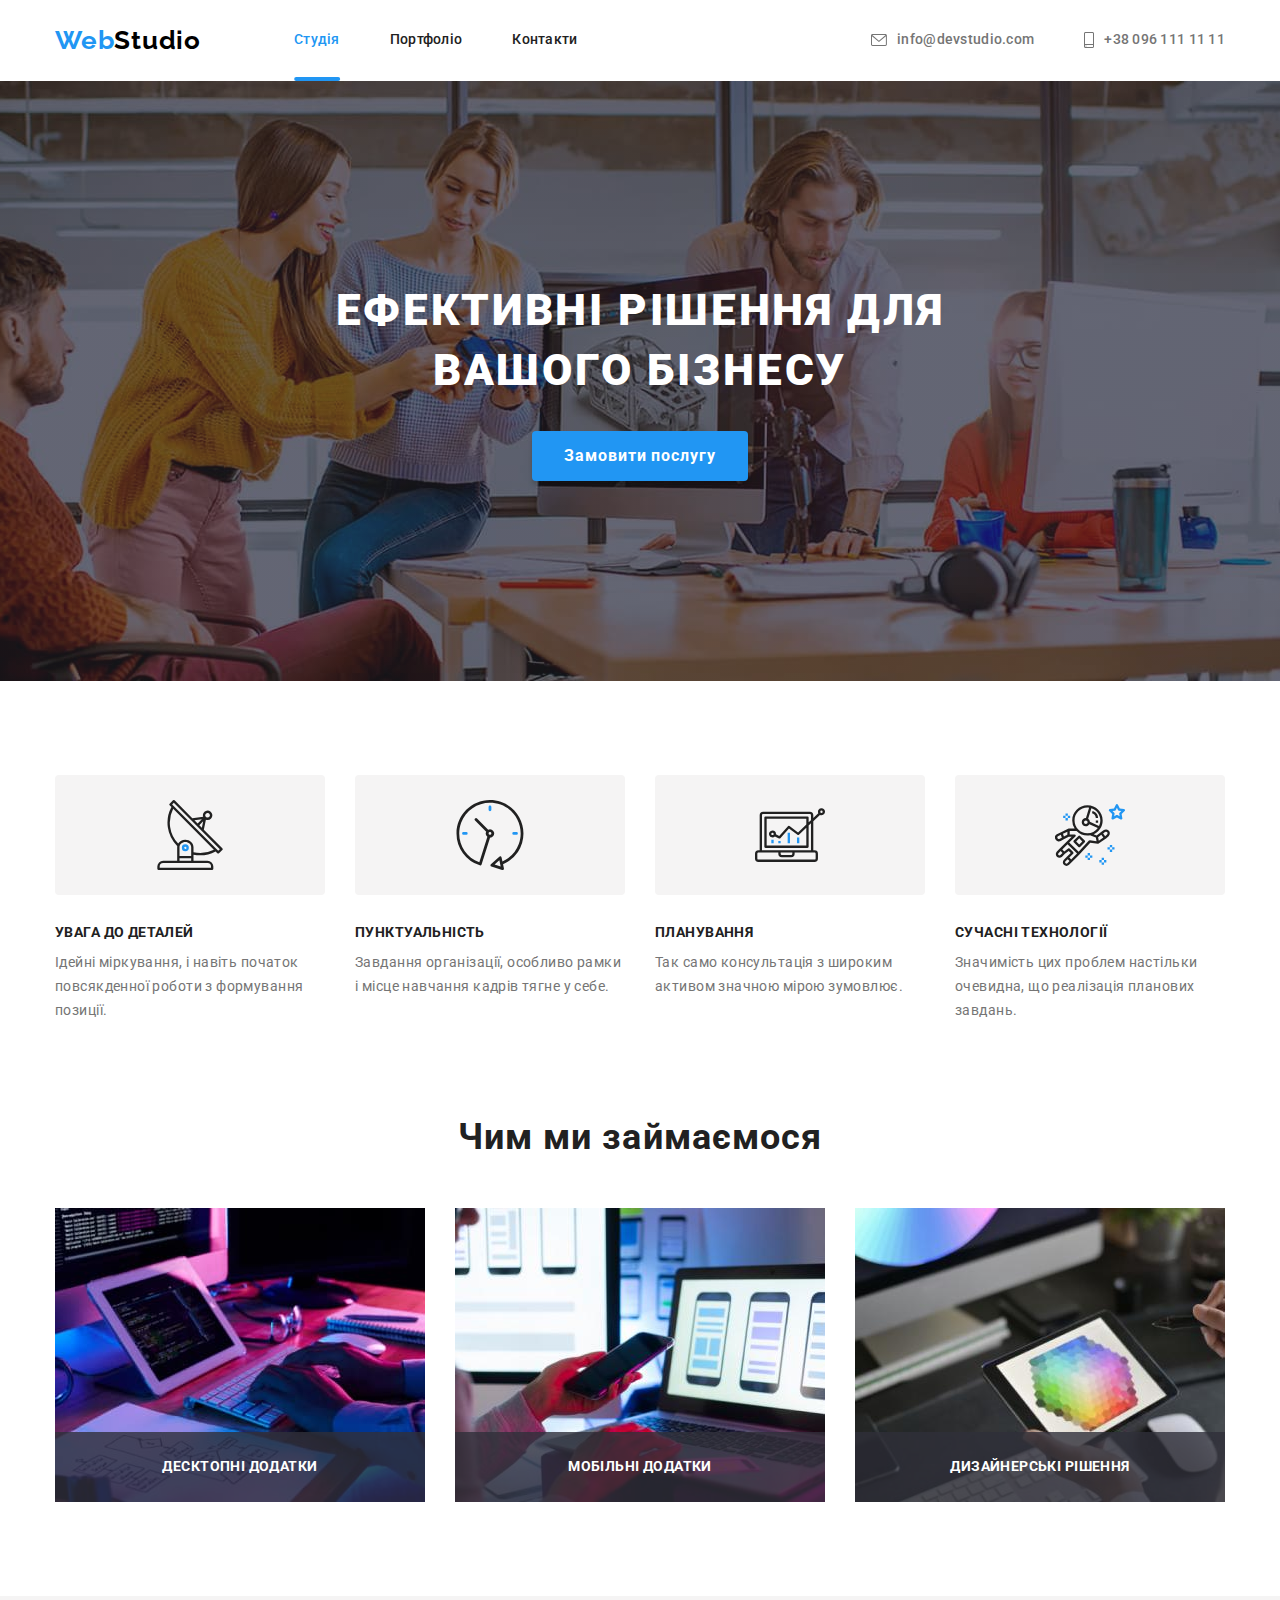
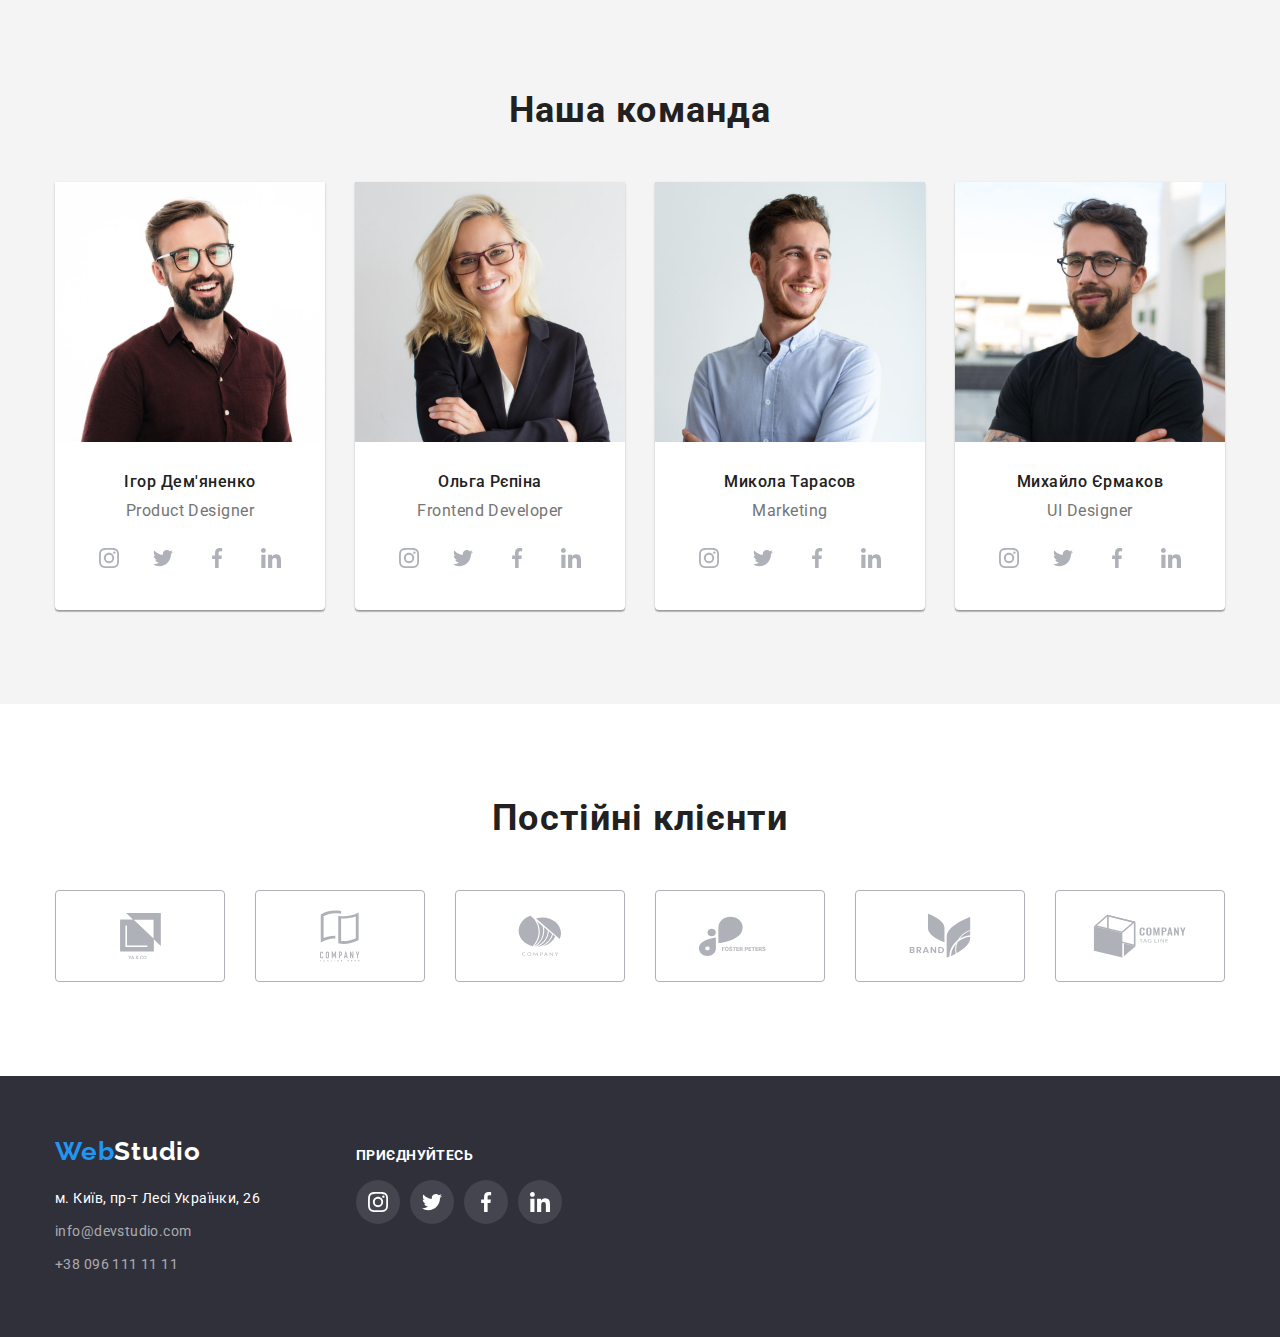
<file: index.html>
<!DOCTYPE html>
<html lang="uk">
  <head>
    <meta charset="UTF-8" />
    <meta http-equiv="X-UA-Compatible" content="IE=edge" />
    <meta name="viewport" content="width=device-width, initial-scale=1.0" />
    <title>Головна</title>
    <link
      rel="stylesheet"
      href="https://cdnjs.cloudflare.com/ajax/libs/modern-normalize/1.1.0/modern-normalize.min.css"
    />
    <link rel="stylesheet" href="./css/style.css" />
    <link rel="preconnect" href="https://fonts.googleapis.com" />
    <link rel="preconnect" href="https://fonts.gstatic.com" crossorigin />
    <link
      href="https://fonts.googleapis.com/css2?family=Raleway:wght@700&family=Roboto:wght@400;500;700;900&display=swap"
      rel="stylesheet"
    />
  </head>
  <body>
    <div class="backdrop is-hidden" data-modal>
      <div class="modal">
        <div class="close-btn" data-modal-close>
          <svg width="11" height="11" class="icon-close">
            <use href="images/sprite.svg#icon-close"></use>
          </svg>
        </div>
        <p>Моє перше модальне вікно!</p>
      </div>
    </div>
    <header class="header index">
      <div class="container">
        <div class="header-container">
          <a href="./index.html" class="logo">
            <span class="logo-first-part">Web</span
            ><span class="logo-second-part">Studio</span>
          </a>
          <nav class="header-nav">
            <ul class="header-links-list">
              <li class="header-links-list-item">
                <a href="./index.html" class="header-link active-link"
                  >Студія</a
                >
              </li>
              <li class="header-links-list-item">
                <a href="./portfolio.html" class="header-link">Портфоліо</a>
              </li>
              <li class="header-links-list-item">
                <a href="#" class="header-link">Контакти</a>
              </li>
            </ul>
          </nav>
          <ul class="header-contacts-list">
            <li class="header-contacts-list-item">
              <a href="mailto:info@devstudio.com">
                <svg width="16" height="12" class="header-contacts-list-icon">
                  <use href="images/sprite.svg#icon-envelope"></use>
                </svg>
                <span>info@devstudio.com</span>
              </a>
            </li>
            <li class="header-contacts-list-item">
              <a href="tel:+380961111111">
                <svg width="10" height="16" class="header-contacts-list-icon">
                  <use href="images/sprite.svg#icon-smartphone"></use>
                </svg>
                <span>+38 096 111 11 11</span>
              </a>
            </li>
          </ul>
        </div>
      </div>
    </header>

    <main>
      <section class="hero">
        <div class="hero-container">
          <h1>ЕФЕКТИВНІ РІШЕННЯ ДЛЯ ВАШОГО БІЗНЕСУ</h1>
          <button type="button" class="hero-btn" data-modal-open>
            Замовити послугу
          </button>
        </div>
      </section>

      <section class="features section">
        <div class="container">
          <ul class="features-list">
            <li class="features-list-item">
              <div class="features-icon-container">
                <svg width="70" height="70" class="features-list-icon">
                  <use href="images/sprite.svg#icon-antenna"></use>
                </svg>
              </div>
              <h3>УВАГА ДО ДЕТАЛЕЙ</h3>
              <p>
                Ідейні міркування, і навіть початок повсякденної роботи з
                формування позиції.
              </p>
            </li>
            <li class="features-list-item">
              <div class="features-icon-container">
                <svg width="70" height="70" class="features-list-icon">
                  <use href="images/sprite.svg#icon-clock"></use>
                </svg>
              </div>
              <h3>ПУНКТУАЛЬНІСТЬ</h3>
              <p>
                Завдання організації, особливо рамки і місце навчання кадрів
                тягне у себе.
              </p>
            </li>

            <li class="features-list-item">
              <div class="features-icon-container">
                <svg width="70" height="70" class="features-list-icon">
                  <use href="images/sprite.svg#icon-diagram"></use>
                </svg>
              </div>
              <h3>ПЛАНУВАННЯ</h3>
              <p>
                Так само консультація з широким активом значною мірою зумовлює.
              </p>
            </li>
            <li class="features-list-item">
              <div class="features-icon-container">
                <svg width="70" height="70" class="features-list-icon">
                  <use href="images/sprite.svg#icon-astronaut"></use>
                </svg>
              </div>
              <h3>СУЧАСНІ ТЕХНОЛОГІЇ</h3>
              <p>
                Значимість цих проблем настільки очевидна, що реалізація
                планових завдань.
              </p>
            </li>
          </ul>
        </div>
      </section>

      <section class="job section">
        <div class="container">
          <h2>Чим ми займаємося</h2>
          <ul class="job-list">
            <li class="job-list-item">
              <a href="#"
                ><img
                  src="./images/job1.jpg"
                  alt="Наші проекти"
                  width="370"
                  height="294"
                />
                <div class="job-list-item-label">
                  <h3>Десктопні додатки</h3>
                </div>
              </a>
            </li>
            <li class="job-list-item">
              <a href="#"
                ><img
                  src="./images/job2.jpg"
                  alt="Наші проекти"
                  width="370"
                  height="294"
                />
                <div class="job-list-item-label">
                  <h3>Мобільні додатки</h3>
                </div>
              </a>
            </li>
            <li class="job-list-item">
              <a href="#"
                ><img
                  src="./images/job3.jpg"
                  alt="Наші проекти"
                  width="370"
                  height="294"
                />
                <div class="job-list-item-label">
                  <h3>Дизайнерські рішення</h3>
                </div>
              </a>
            </li>
          </ul>
        </div>
      </section>

      <section class="team section">
        <div class="container">
          <h2>Наша команда</h2>
          <ul class="team-list">
            <li class="team-list-item">
              <img
                src="./images/team1.jpg"
                width="270"
                height="260"
                alt="Ігорь Дем'яненко"
              />
              <div class="team-list-item-description">
                <h3>Ігор Дем'яненко</h3>
                <p>Product Designer</p>
              </div>
              <ul class="team-social-list">
                <li class="team-social-item">
                  <a class="team-social-link" href="#">
                    <svg width="20" height="20" class="team-social-icon">
                      <use href="images/sprite.svg#icon-instagram"></use>
                    </svg>
                  </a>
                </li>
                <li>
                  <a class="team-social-link" href="#">
                    <svg width="20" height="20" class="team-social-icon">
                      <use href="images/sprite.svg#icon-twitter"></use>
                    </svg>
                  </a>
                </li>
                <li>
                  <a class="team-social-link" href="#">
                    <svg width="20" height="20" class="team-social-icon">
                      <use href="images/sprite.svg#icon-facebook"></use>
                    </svg>
                  </a>
                </li>
                <li>
                  <a class="team-social-link" href="#">
                    <svg width="20" height="20" class="team-social-icon">
                      <use href="images/sprite.svg#icon-linkedin"></use>
                    </svg>
                  </a>
                </li>
              </ul>
            </li>
            <li class="team-list-item">
              <img
                src="./images/team2.jpg"
                width="270"
                height="260"
                alt="Ольга Рєпіна"
              />
              <div class="team-list-item-description">
                <h3>Ольга Рєпіна</h3>
                <p>Frontend Developer</p>
              </div>
              <ul class="team-social-list">
                <li class="team-social-item">
                  <a class="team-social-link" href="#">
                    <svg width="20" height="20" class="team-social-icon">
                      <use href="images/sprite.svg#icon-instagram"></use>
                    </svg>
                  </a>
                </li>
                <li>
                  <a class="team-social-link" href="#">
                    <svg width="20" height="20" class="team-social-icon">
                      <use href="images/sprite.svg#icon-twitter"></use>
                    </svg>
                  </a>
                </li>
                <li>
                  <a class="team-social-link" href="#">
                    <svg width="20" height="20" class="team-social-icon">
                      <use href="images/sprite.svg#icon-facebook"></use>
                    </svg>
                  </a>
                </li>
                <li>
                  <a class="team-social-link" href="#">
                    <svg width="20" height="20" class="team-social-icon">
                      <use href="images/sprite.svg#icon-linkedin"></use>
                    </svg>
                  </a>
                </li>
              </ul>
            </li>
            <li class="team-list-item">
              <img
                src="./images/team3.jpg"
                width="270"
                height="260"
                alt="Микола Тарасов"
              />
              <div class="team-list-item-description">
                <h3>Микола Тарасов</h3>
                <p>Marketing</p>
              </div>
              <ul class="team-social-list">
                <li class="team-social-item">
                  <a class="team-social-link" href="#">
                    <svg width="20" height="20" class="team-social-icon">
                      <use href="images/sprite.svg#icon-instagram"></use>
                    </svg>
                  </a>
                </li>
                <li>
                  <a class="team-social-link" href="#">
                    <svg width="20" height="20" class="team-social-icon">
                      <use href="images/sprite.svg#icon-twitter"></use>
                    </svg>
                  </a>
                </li>
                <li>
                  <a class="team-social-link" href="#">
                    <svg width="20" height="20" class="team-social-icon">
                      <use href="images/sprite.svg#icon-facebook"></use>
                    </svg>
                  </a>
                </li>
                <li>
                  <a class="team-social-link" href="#">
                    <svg width="20" height="20" class="team-social-icon">
                      <use href="images/sprite.svg#icon-linkedin"></use>
                    </svg>
                  </a>
                </li>
              </ul>
            </li>
            <li class="team-list-item">
              <img
                src="./images/team4.jpg"
                width="270"
                height="260"
                alt="Михайло Єрмаков"
              />
              <div class="team-list-item-description">
                <h3>Михайло Єрмаков</h3>
                <p>UI Designer</p>
              </div>
              <ul class="team-social-list">
                <li class="team-social-item">
                  <a class="team-social-link" href="#">
                    <svg width="20" height="20" class="team-social-icon">
                      <use href="images/sprite.svg#icon-instagram"></use>
                    </svg>
                  </a>
                </li>
                <li>
                  <a class="team-social-link" href="#">
                    <svg width="20" height="20" class="team-social-icon">
                      <use href="images/sprite.svg#icon-twitter"></use>
                    </svg>
                  </a>
                </li>
                <li>
                  <a class="team-social-link" href="#">
                    <svg width="20" height="20" class="team-social-icon">
                      <use href="images/sprite.svg#icon-facebook"></use>
                    </svg>
                  </a>
                </li>
                <li>
                  <a class="team-social-link" href="#">
                    <svg width="20" height="20" class="team-social-icon">
                      <use href="images/sprite.svg#icon-linkedin"></use>
                    </svg>
                  </a>
                </li>
              </ul>
            </li>
          </ul>
        </div>
      </section>

      <section class="clients section">
        <div class="container">
          <h2>Постійні клієнти</h2>
          <ul class="clients-list">
            <li class="clients-list-item">
              <a href="" class="clients-icon-link">
                <svg width="41" height="46.7" class="clients-list-icon">
                  <use href="images/sprite.svg#icon-company1"></use>
                </svg>
              </a>
            </li>
            <li class="clients-list-item">
              <a href="" class="clients-icon-link">
                <svg width="40" height="52" class="clients-list-icon">
                  <use href="images/sprite.svg#icon-company2"></use>
                </svg>
              </a>
            </li>
            <li class="clients-list-item">
              <a href="" class="clients-icon-link">
                <svg width="43.46" height="41.18" class="clients-list-icon">
                  <use href="images/sprite.svg#icon-company3"></use>
                </svg>
              </a>
            </li>
            <li class="clients-list-item">
              <a href="" class="clients-icon-link">
                <svg width="84.44" height="40.62" class="clients-list-icon">
                  <use href="images/sprite.svg#icon-company4"></use>
                </svg>
              </a>
            </li>
            <li class="clients-list-item">
              <a href="" class="clients-icon-link">
                <svg width="62.54" height="45.43" class="clients-list-icon">
                  <use href="images/sprite.svg#icon-company5"></use>
                </svg>
              </a>
            </li>
            <li class="clients-list-item">
              <a href="" class="clients-icon-link">
                <svg width="93.79" height="43.93" class="clients-list-icon">
                  <use href="images/sprite.svg#icon-company6"></use>
                </svg>
              </a>
            </li>
          </ul>
        </div>
      </section>
    </main>

    <footer class="footer">
      <div class="container">
        <div class="footer-container">
          <div class="footer-address-container">
            <a href="./index.html" class="logo">
              <span class="logo-first-part">Web</span
              ><span class="logo-second-part-footer">Studio</span>
            </a>
            <address class="address">
              <ul class="address-list">
                <li class="address-list-item address-city">
                  <a href="https://goo.gl/maps/3ZXyzKHYZNvMM94u7">
                    м. Київ, пр-т Лесі Українки, 26
                  </a>
                </li>
                <li class="address-list-item">
                  <a href="mailto:info@devstudio.com">info@devstudio.com</a>
                </li>
                <li class="address-list-item">
                  <a href="tel:+380961111111">+38 096 111 11 11</a>
                </li>
              </ul>
            </address>
          </div>
          <div class="footer-social-container">
            <h3>приєднуйтесь</h3>
            <ul class="team-social-list footer-social-list">
              <li class="team-social-item">
                <a class="team-social-link footer-social-link" href="#">
                  <svg
                    width="20"
                    height="20"
                    class="team-social-icon footer-social-icon"
                  >
                    <use href="images/sprite.svg#icon-instagram"></use>
                  </svg>
                </a>
              </li>
              <li class="team-social-item">
                <a class="team-social-link footer-social-link" href="#">
                  <svg
                    width="20"
                    height="20"
                    class="team-social-icon footer-social-icon"
                  >
                    <use href="images/sprite.svg#icon-twitter"></use>
                  </svg>
                </a>
              </li>
              <li class="team-social-item">
                <a class="team-social-link footer-social-link" href="#">
                  <svg
                    width="20"
                    height="20"
                    class="team-social-icon footer-social-icon"
                  >
                    <use href="images/sprite.svg#icon-facebook"></use>
                  </svg>
                </a>
              </li>
              <li class="team-social-item">
                <a class="team-social-link footer-social-link" href="#">
                  <svg
                    width="20"
                    height="20"
                    class="team-social-icon footer-social-icon"
                  >
                    <use href="images/sprite.svg#icon-linkedin"></use>
                  </svg>
                </a>
              </li>
            </ul>
          </div>
        </div>
      </div>
    </footer>
    <script src="./js/modal.js"></script>
  </body>
</html>
</file>
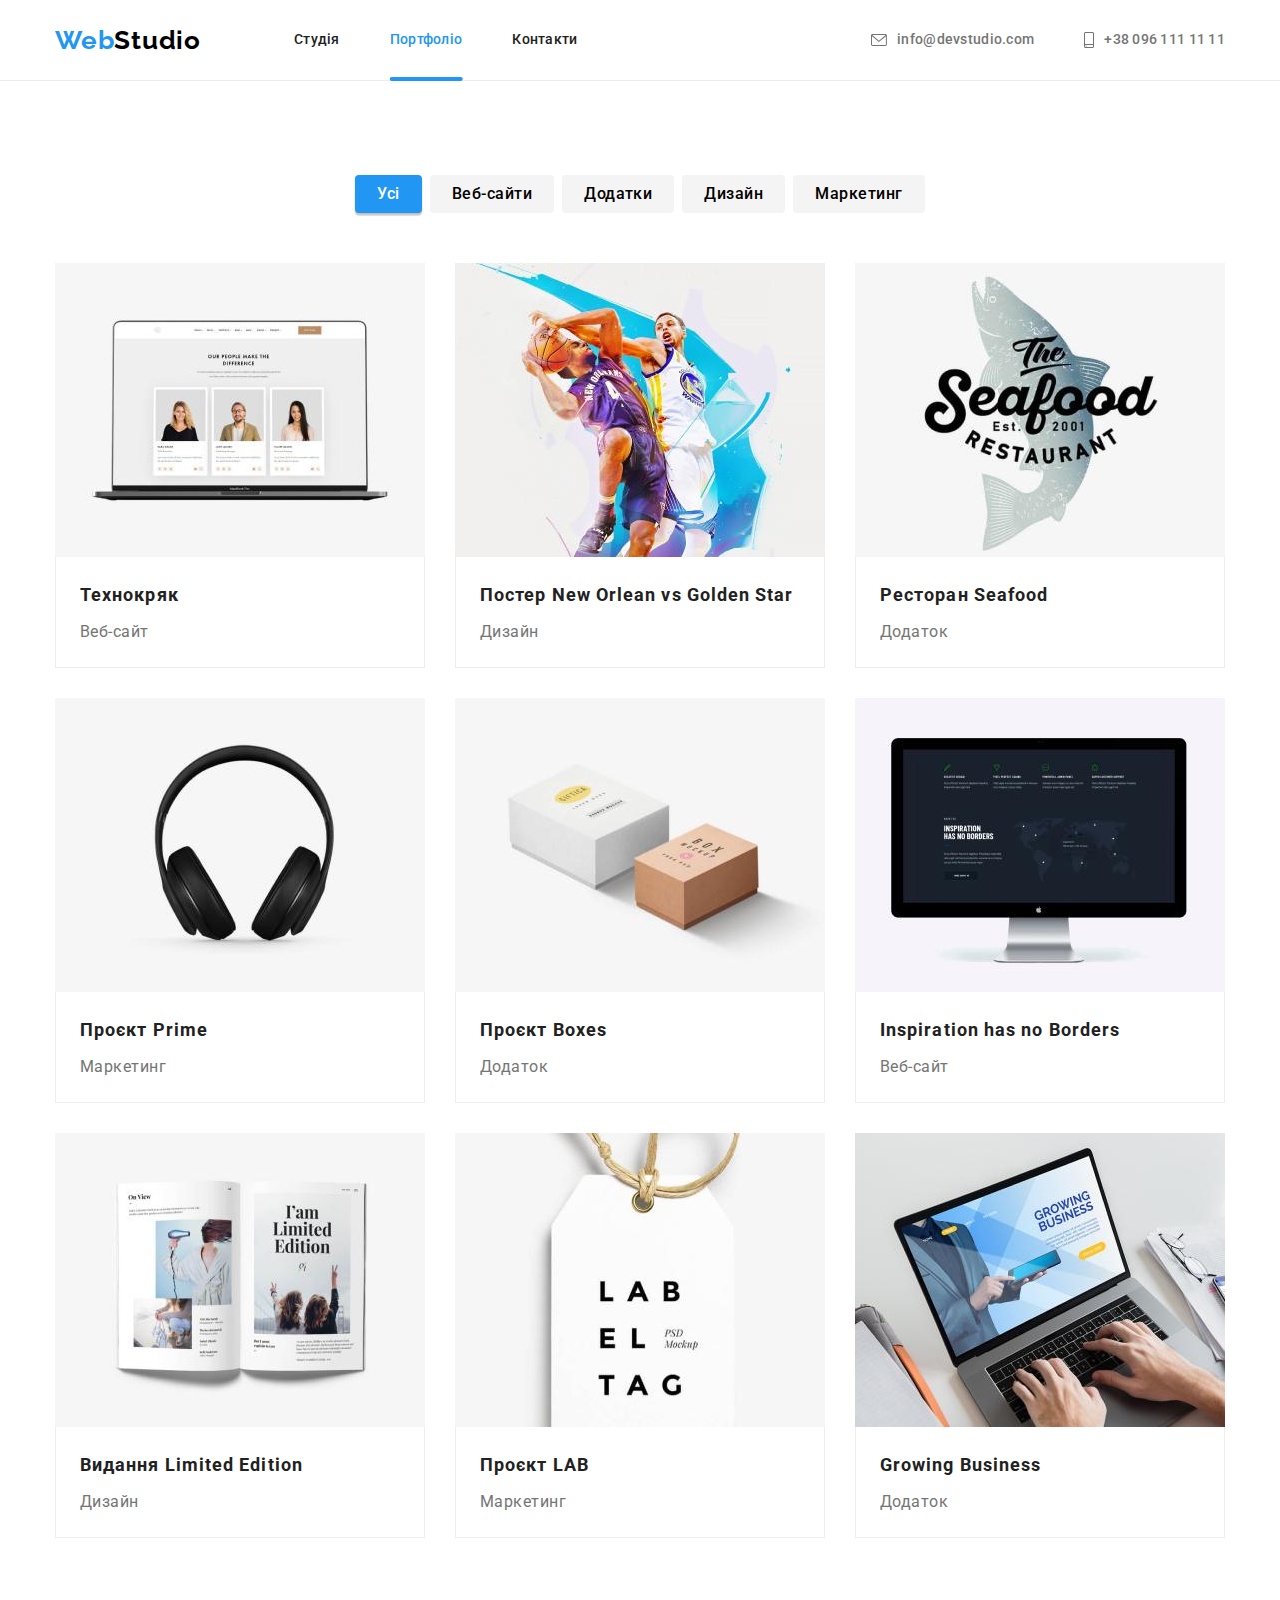
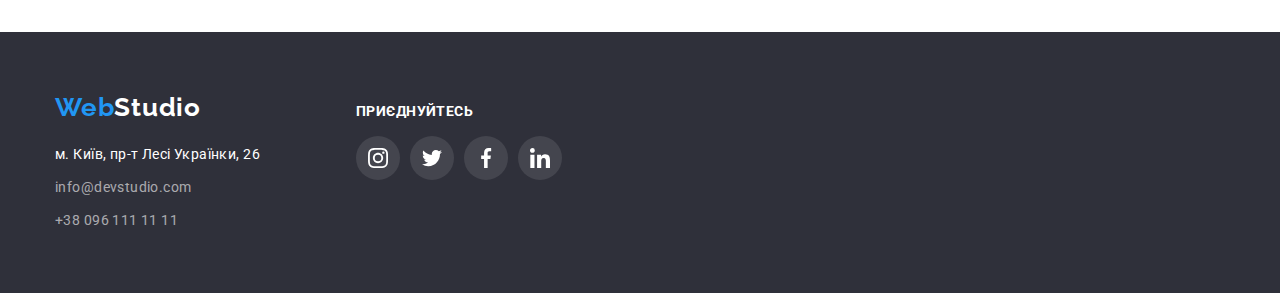
<file: portfolio.html>
<!DOCTYPE html>
<html lang="uk">
  <head>
    <meta charset="UTF-8" />
    <meta http-equiv="X-UA-Compatible" content="IE=edge" />
    <meta name="viewport" content="width=device-width, initial-scale=1.0" />
    <title>Портфоліо</title>
    <link
      rel="stylesheet"
      href="https://cdnjs.cloudflare.com/ajax/libs/modern-normalize/1.1.0/modern-normalize.min.css"
    />
    <link rel="stylesheet" href="./css/style.css" />
    <link rel="preconnect" href="https://fonts.googleapis.com" />
    <link rel="preconnect" href="https://fonts.gstatic.com" crossorigin />
    <link
      href="https://fonts.googleapis.com/css2?family=Raleway:wght@700&family=Roboto:wght@400;500;700;900&display=swap"
      rel="stylesheet"
    />
  </head>
  <body>
    <header class="header">
      <div class="container">
        <div class="header-container">
          <a href="./index.html" class="logo">
            <span class="logo-first-part">Web</span
            ><span class="logo-second-part">Studio</span>
          </a>
          <nav class="header-nav">
            <ul class="header-links-list">
              <li class="header-links-list-item">
                <a href="./index.html" class="header-link">Студія</a>
              </li>
              <li class="header-links-list-item">
                <a href="./portfolio.html" class="header-link active-link"
                  >Портфоліо</a
                >
              </li>
              <li class="header-links-list-item">
                <a href="#" class="header-link">Контакти</a>
              </li>
            </ul>
          </nav>
          <ul class="header-contacts-list">
            <li class="header-contacts-list-item">
              <a href="mailto:info@devstudio.com">
                <svg width="16" height="12" class="header-contacts-list-icon">
                  <use href="images/sprite.svg#icon-envelope"></use>
                </svg>
                <span>info@devstudio.com</span>
              </a>
            </li>
            <li class="header-contacts-list-item">
              <a href="tel:+380961111111">
                <svg width="10" height="16" class="header-contacts-list-icon">
                  <use href="images/sprite.svg#icon-smartphone"></use>
                </svg>
                <span>+38 096 111 11 11</span>
              </a>
            </li>
          </ul>
        </div>
      </div>
    </header>

    <main>
      <section class="portfolio section">
        <div class="container">
          <ul class="filter-list">
            <li class="filter-list-item">
              <button type="button" class="filter-btn active-btn">Усі</button>
            </li>
            <li class="filter-list-item">
              <button type="button" class="filter-btn">Веб-сайти</button>
            </li>
            <li class="filter-list-item">
              <button type="button" class="filter-btn">Додатки</button>
            </li>
            <li class="filter-list-item">
              <button type="button" class="filter-btn">Дизайн</button>
            </li>
            <li class="filter-list-item">
              <button type="button" class="filter-btn">Маркетинг</button>
            </li>
          </ul>
          <ul class="projects-list">
            <li class="projects-list-item">
              <a href="#">
                <div class="projects-list-item-img-box">
                  <img
                    src="./images/project1.jpg"
                    alt="Веб-сайт Технокряк"
                    width="370"
                    height="294"
                  />
                  <div class="projects-list-item-overlay">
                    <p>
                      Ресурс пропонує комплексні пропозиції з різним рівнем
                      функціоналу та сервісів. Все це дозволить відвідувачу
                      отримати вичерпні відомості про компанію чи приватну
                      особу.
                    </p>
                  </div>
                </div>
                <div class="border-div">
                  <h2 class="project-list-item-name">Технокряк</h2>
                  <p class="project-list-item-category">Веб-сайт</p>
                </div>
              </a>
            </li>
            <li class="projects-list-item">
              <a href="#">
                <div class="projects-list-item-img-box">
                  <img
                    src="./images/project2.jpg"
                    alt="Веб-сайт Технокряк"
                    width="370"
                    height="294"
                  />
                  <div class="projects-list-item-overlay">
                    <p>
                      Ресурс пропонує комплексні пропозиції з різним рівнем
                      функціоналу та сервісів. Все це дозволить відвідувачу
                      отримати вичерпні відомості про компанію чи приватну
                      особу.
                    </p>
                  </div>
                </div>
                <div class="border-div">
                  <h2 class="project-list-item-name">
                    Постер New Orlean vs Golden Star
                  </h2>
                  <p class="project-list-item-category">Дизайн</p>
                </div>
              </a>
            </li>
            <li class="projects-list-item">
              <a href="#">
                <div class="projects-list-item-img-box">
                  <img
                    src="./images/project3.jpg"
                    alt="Веб-сайт Технокряк"
                    width="370"
                    height="294"
                  />
                  <div class="projects-list-item-overlay">
                    <p>
                      Ресурс пропонує комплексні пропозиції з різним рівнем
                      функціоналу та сервісів. Все це дозволить відвідувачу
                      отримати вичерпні відомості про компанію чи приватну
                      особу.
                    </p>
                  </div>
                </div>
                <div class="border-div">
                  <h2 class="project-list-item-name">Ресторан Seafood</h2>
                  <p class="project-list-item-category">Додаток</p>
                </div>
              </a>
            </li>
            <li class="projects-list-item">
              <a href="#">
                <div class="projects-list-item-img-box">
                  <img
                    src="./images/project4.jpg"
                    alt="Веб-сайт Технокряк"
                    width="370"
                    height="294"
                  />
                  <div class="projects-list-item-overlay">
                    <p>
                      Ресурс пропонує комплексні пропозиції з різним рівнем
                      функціоналу та сервісів. Все це дозволить відвідувачу
                      отримати вичерпні відомості про компанію чи приватну
                      особу.
                    </p>
                  </div>
                </div>
                <div class="border-div">
                  <h2 class="project-list-item-name">Проєкт Prime</h2>
                  <p class="project-list-item-category">Маркетинг</p>
                </div>
              </a>
            </li>
            <li class="projects-list-item">
              <a href="#">
                <div class="projects-list-item-img-box">
                  <img
                    src="./images/project5.jpg"
                    alt="Веб-сайт Технокряк"
                    width="370"
                    height="294"
                  />
                  <div class="projects-list-item-overlay">
                    <p>
                      Ресурс пропонує комплексні пропозиції з різним рівнем
                      функціоналу та сервісів. Все це дозволить відвідувачу
                      отримати вичерпні відомості про компанію чи приватну
                      особу.
                    </p>
                  </div>
                </div>
                <div class="border-div">
                  <h2 class="project-list-item-name">Проєкт Boxes</h2>
                  <p class="project-list-item-category">Додаток</p>
                </div>
              </a>
            </li>
            <li class="projects-list-item">
              <a href="#">
                <div class="projects-list-item-img-box">
                  <img
                    src="./images/project6.jpg"
                    alt="Веб-сайт Технокряк"
                    width="370"
                    height="294"
                  />
                  <div class="projects-list-item-overlay">
                    <p>
                      Ресурс пропонує комплексні пропозиції з різним рівнем
                      функціоналу та сервісів. Все це дозволить відвідувачу
                      отримати вичерпні відомості про компанію чи приватну
                      особу.
                    </p>
                  </div>
                </div>
                <div class="border-div">
                  <h2 class="project-list-item-name">
                    Inspiration has no Borders
                  </h2>
                  <p class="project-list-item-category">Веб-сайт</p>
                </div>
              </a>
            </li>
            <li class="projects-list-item">
              <a href="#">
                <div class="projects-list-item-img-box">
                  <img
                    src="./images/project7.jpg"
                    alt="Веб-сайт Технокряк"
                    width="370"
                    height="294"
                  />
                  <div class="projects-list-item-overlay">
                    <p>
                      Ресурс пропонує комплексні пропозиції з різним рівнем
                      функціоналу та сервісів. Все це дозволить відвідувачу
                      отримати вичерпні відомості про компанію чи приватну
                      особу.
                    </p>
                  </div>
                </div>
                <div class="border-div">
                  <h2 class="project-list-item-name">
                    Видання Limited Edition
                  </h2>
                  <p class="project-list-item-category">Дизайн</p>
                </div>
              </a>
            </li>
            <li class="projects-list-item">
              <a href="#">
                <div class="projects-list-item-img-box">
                  <img
                    src="./images/project8.jpg"
                    alt="Веб-сайт Технокряк"
                    width="370"
                    height="294"
                  />
                  <div class="projects-list-item-overlay">
                    <p>
                      Ресурс пропонує комплексні пропозиції з різним рівнем
                      функціоналу та сервісів. Все це дозволить відвідувачу
                      отримати вичерпні відомості про компанію чи приватну
                      особу.
                    </p>
                  </div>
                </div>
                <div class="border-div">
                  <h2 class="project-list-item-name">Проєкт LAB</h2>
                  <p class="project-list-item-category">Маркетинг</p>
                </div>
              </a>
            </li>
            <li class="projects-list-item">
              <a href="#">
                <div class="projects-list-item-img-box">
                  <img
                    src="./images/project9.jpg"
                    alt="Веб-сайт Технокряк"
                    width="370"
                    height="294"
                  />
                  <div class="projects-list-item-overlay">
                    <p>
                      Ресурс пропонує комплексні пропозиції з різним рівнем
                      функціоналу та сервісів. Все це дозволить відвідувачу
                      отримати вичерпні відомості про компанію чи приватну
                      особу.
                    </p>
                  </div>
                </div>
                <div class="border-div">
                  <h2 class="project-list-item-name">Growing Business</h2>
                  <p class="project-list-item-category">Додаток</p>
                </div>
              </a>
            </li>
          </ul>
        </div>
      </section>
    </main>

    <footer class="footer">
      <div class="container">
        <div class="footer-container">
          <div class="footer-address-container">
            <a href="./index.html" class="logo">
              <span class="logo-first-part">Web</span
              ><span class="logo-second-part-footer">Studio</span>
            </a>
            <address class="address">
              <ul class="address-list">
                <li class="address-list-item address-city">
                  <a href="https://goo.gl/maps/3ZXyzKHYZNvMM94u7">
                    м. Київ, пр-т Лесі Українки, 26
                  </a>
                </li>
                <li class="address-list-item">
                  <a href="mailto:info@devstudio.com">info@devstudio.com</a>
                </li>
                <li class="address-list-item">
                  <a href="tel:+380961111111">+38 096 111 11 11</a>
                </li>
              </ul>
            </address>
          </div>
          <div class="footer-social-container">
            <h3>приєднуйтесь</h3>
            <ul class="team-social-list footer-social-list">
              <li class="team-social-item">
                <a class="team-social-link footer-social-link" href="#">
                  <svg
                    width="20"
                    height="20"
                    class="team-social-icon footer-social-icon"
                  >
                    <use href="images/sprite.svg#icon-instagram"></use>
                  </svg>
                </a>
              </li>
              <li class="team-social-item">
                <a class="team-social-link footer-social-link" href="#">
                  <svg
                    width="20"
                    height="20"
                    class="team-social-icon footer-social-icon"
                  >
                    <use href="images/sprite.svg#icon-twitter"></use>
                  </svg>
                </a>
              </li>
              <li class="team-social-item">
                <a class="team-social-link footer-social-link" href="#">
                  <svg
                    width="20"
                    height="20"
                    class="team-social-icon footer-social-icon"
                  >
                    <use href="images/sprite.svg#icon-facebook"></use>
                  </svg>
                </a>
              </li>
              <li class="team-social-item">
                <a class="team-social-link footer-social-link" href="#">
                  <svg
                    width="20"
                    height="20"
                    class="team-social-icon footer-social-icon"
                  >
                    <use href="images/sprite.svg#icon-linkedin"></use>
                  </svg>
                </a>
              </li>
            </ul>
          </div>
        </div>
      </div>
    </footer>
  </body>
</html>
</file>
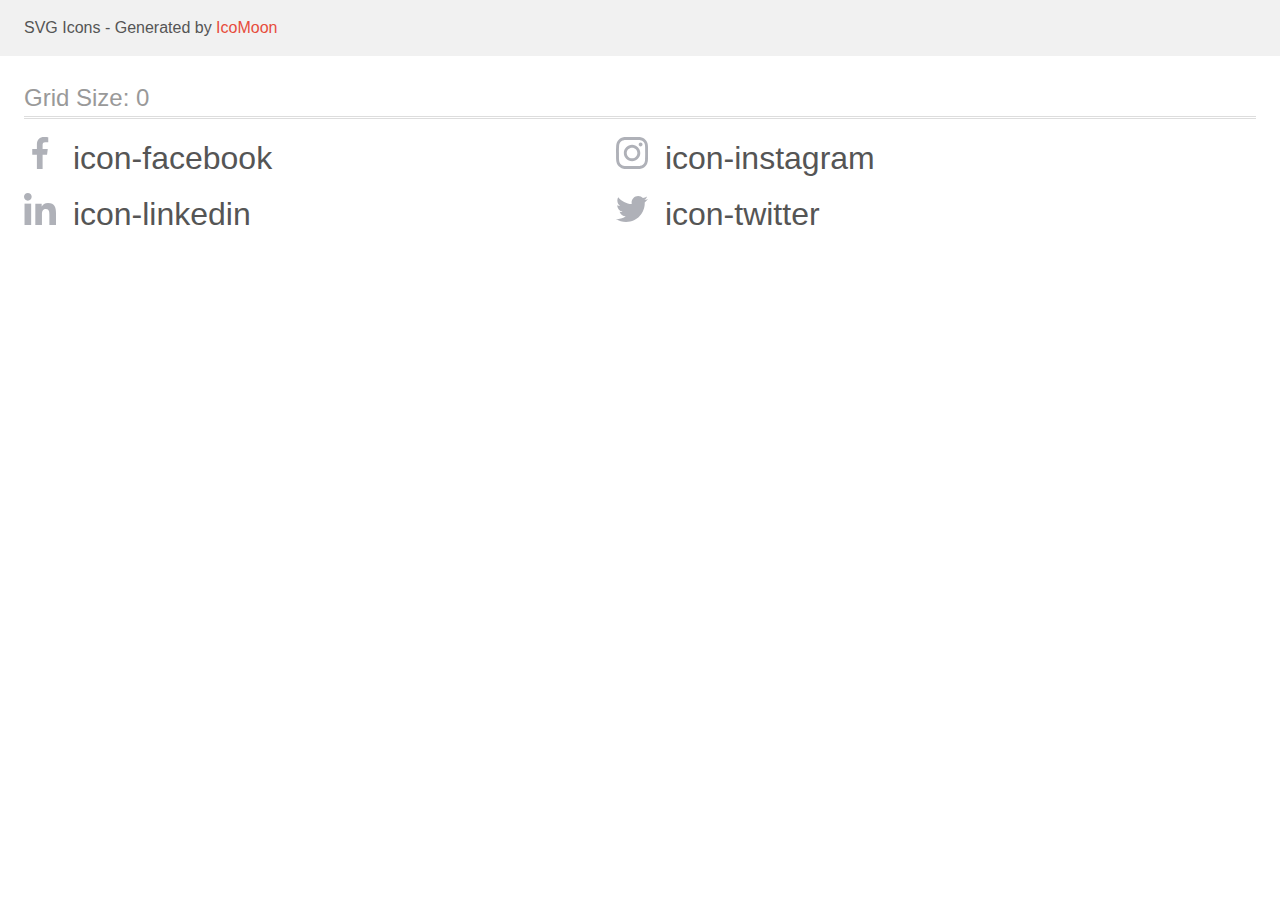
<file: images/original/Icon/icomoon/demo.html>
<!doctype html>
<html>
<head>
    <title>IcoMoon - SVG Icons</title>
    <meta charset="utf-8">
    <meta name="viewport" content="width=device-width, initial-scale=1">
    <link rel="stylesheet" href="demo-files/demo.css">
    <link rel="stylesheet" href="style.css">
</head>
<body>
<svg aria-hidden="true" style="position: absolute; width: 0; height: 0; overflow: hidden;" version="1.1" xmlns="http://www.w3.org/2000/svg" xmlns:xlink="http://www.w3.org/1999/xlink">
<defs>
<symbol id="icon-facebook" viewBox="0 0 32 32">
<path fill="#afb1b8" style="fill: var(--color1, #afb1b8)" d="M21.329 5.313h2.921v-5.088c-0.504-0.069-2.237-0.225-4.256-0.225-4.212 0-7.097 2.649-7.097 7.519v4.481h-4.648v5.688h4.648v14.312h5.699v-14.311h4.46l0.708-5.688h-5.169v-3.919c0.001-1.644 0.444-2.769 2.735-2.769z"></path>
</symbol>
<symbol id="icon-instagram" viewBox="0 0 32 32">
<path fill="#afb1b8" style="fill: var(--color1, #afb1b8)" d="M31.969 9.408c-0.075-1.7-0.35-2.869-0.744-3.882-0.406-1.075-1.032-2.038-1.851-2.838-0.8-0.813-1.769-1.444-2.832-1.844-1.019-0.394-2.182-0.669-3.882-0.744-1.713-0.081-2.257-0.1-6.601-0.1s-4.888 0.019-6.595 0.094c-1.7 0.075-2.869 0.35-3.882 0.744-1.075 0.406-2.038 1.031-2.838 1.85-0.813 0.8-1.444 1.769-1.844 2.832-0.394 1.019-0.669 2.182-0.744 3.882-0.081 1.713-0.1 2.257-0.1 6.601s0.019 4.888 0.094 6.595c0.075 1.7 0.35 2.869 0.744 3.882 0.406 1.075 1.038 2.038 1.85 2.838 0.8 0.813 1.769 1.444 2.832 1.844 1.019 0.394 2.182 0.669 3.882 0.744 1.706 0.075 2.25 0.094 6.595 0.094s4.888-0.019 6.595-0.094c1.7-0.075 2.869-0.35 3.882-0.744 2.151-0.832 3.851-2.532 4.682-4.682 0.394-1.019 0.669-2.182 0.744-3.882 0.075-1.707 0.094-2.251 0.094-6.595s-0.006-4.888-0.081-6.595zM29.087 22.473c-0.069 1.563-0.331 2.407-0.55 2.969-0.538 1.394-1.644 2.5-3.038 3.038-0.563 0.219-1.413 0.481-2.969 0.55-1.688 0.075-2.194 0.094-6.464 0.094s-4.782-0.019-6.464-0.094c-1.563-0.069-2.407-0.331-2.969-0.55-0.694-0.256-1.325-0.663-1.838-1.194-0.531-0.519-0.938-1.144-1.194-1.838-0.219-0.563-0.481-1.413-0.55-2.969-0.075-1.688-0.094-2.194-0.094-6.464s0.019-4.782 0.094-6.464c0.069-1.563 0.331-2.407 0.55-2.969 0.256-0.694 0.663-1.325 1.2-1.838 0.519-0.531 1.144-0.938 1.838-1.194 0.563-0.219 1.413-0.481 2.969-0.55 1.688-0.075 2.194-0.094 6.464-0.094 4.276 0 4.782 0.019 6.464 0.094 1.563 0.069 2.407 0.331 2.969 0.55 0.694 0.256 1.325 0.662 1.838 1.194 0.531 0.519 0.938 1.144 1.194 1.838 0.219 0.563 0.481 1.413 0.55 2.969 0.075 1.688 0.094 2.194 0.094 6.464s-0.019 4.77-0.094 6.458z"></path>
<path fill="#afb1b8" style="fill: var(--color1, #afb1b8)" d="M16.059 7.783c-4.538 0-8.22 3.682-8.22 8.22s3.682 8.22 8.22 8.22c4.539 0 8.22-3.682 8.22-8.22s-3.682-8.22-8.22-8.22zM16.059 21.335c-2.944 0-5.332-2.388-5.332-5.332s2.388-5.332 5.332-5.332c2.944 0 5.332 2.388 5.332 5.332s-2.388 5.332-5.332 5.332z"></path>
<path fill="#afb1b8" style="fill: var(--color1, #afb1b8)" d="M26.524 7.458c0 1.060-0.859 1.919-1.919 1.919s-1.919-0.859-1.919-1.919c0-1.060 0.859-1.919 1.919-1.919s1.919 0.859 1.919 1.919z"></path>
</symbol>
<symbol id="icon-linkedin" viewBox="0 0 32 32">
<path fill="#afb1b8" style="fill: var(--color1, #afb1b8)" d="M31.992 32v-0.001h0.008v-11.736c0-5.741-1.236-10.164-7.948-10.164-3.227 0-5.392 1.771-6.276 3.449h-0.093v-2.913h-6.364v21.364h6.627v-10.579c0-2.785 0.528-5.479 3.977-5.479 3.399 0 3.449 3.179 3.449 5.657v10.401h6.62z"></path>
<path fill="#afb1b8" style="fill: var(--color1, #afb1b8)" d="M0.528 10.636h6.635v21.364h-6.635v-21.364z"></path>
<path fill="#afb1b8" style="fill: var(--color1, #afb1b8)" d="M3.843 0c-2.121 0-3.843 1.721-3.843 3.843s1.721 3.879 3.843 3.879c2.121 0 3.843-1.757 3.843-3.879-0.001-2.121-1.723-3.843-3.843-3.843v0z"></path>
</symbol>
<symbol id="icon-twitter" viewBox="0 0 32 32">
<path fill="#afb1b8" style="fill: var(--color1, #afb1b8)" d="M32 6.078c-1.19 0.522-2.458 0.868-3.78 1.036 1.36-0.812 2.398-2.088 2.886-3.626-1.268 0.756-2.668 1.29-4.16 1.588-1.204-1.282-2.92-2.076-4.792-2.076-3.632 0-6.556 2.948-6.556 6.562 0 0.52 0.044 1.020 0.152 1.496-5.454-0.266-10.28-2.88-13.522-6.862-0.566 0.982-0.898 2.106-0.898 3.316 0 2.272 1.17 4.286 2.914 5.452-1.054-0.020-2.088-0.326-2.964-0.808 0 0.020 0 0.046 0 0.072 0 3.188 2.274 5.836 5.256 6.446-0.534 0.146-1.116 0.216-1.72 0.216-0.42 0-0.844-0.024-1.242-0.112 0.85 2.598 3.262 4.508 6.13 4.57-2.232 1.746-5.066 2.798-8.134 2.798-0.538 0-1.054-0.024-1.57-0.090 2.906 1.874 6.35 2.944 10.064 2.944 12.072 0 18.672-10 18.672-18.668 0-0.29-0.010-0.57-0.024-0.848 1.302-0.924 2.396-2.078 3.288-3.406z"></path>
</symbol>
</defs>
</svg>

<header class="bgc1 clearfix">
<div class="mhl">
    <p>SVG Icons - Generated by <a href="https://icomoon.io/app">IcoMoon</a></p>
</div>
</header>
    <div class="clearfix mhl ptl">
        <h1 class="mvm mtn fgc1">Grid Size: 0</h1>
        <div class="glyph fs1">
            <div class="clearfix pbs">
                <svg class="icon icon-facebook"><use xlink:href="#icon-facebook"></use></svg><span class="name"> icon-facebook</span>
            </div>
        </div>
        <div class="glyph fs1">
            <div class="clearfix pbs">
                <svg class="icon icon-instagram"><use xlink:href="#icon-instagram"></use></svg><span class="name"> icon-instagram</span>
            </div>
        </div>
        <div class="glyph fs1">
            <div class="clearfix pbs">
                <svg class="icon icon-linkedin"><use xlink:href="#icon-linkedin"></use></svg><span class="name"> icon-linkedin</span>
            </div>
        </div>
        <div class="glyph fs1">
            <div class="clearfix pbs">
                <svg class="icon icon-twitter"><use xlink:href="#icon-twitter"></use></svg><span class="name"> icon-twitter</span>
            </div>
        </div>
  </div>
<script defer src="svgxuse.js"></script>
</body>
</html>
</file>
<file: css/style.css>
/* global styles start */
body {
  margin: 0 auto;

  font-family: Roboto, sans-serif;
  font-size: 14px;
  color: var(--black-color);
}
:root {
  --blue-color: #2196f3;
  --black-color: #212121;
  --grey-color: #757575;
  --header-footer-color: #2f303a;
  --white-color: #ffffff;
  --section-color: #f5f4f4;
  --basic-icon-color: #afb1b8;
}

ul,
li,
h1,
h2,
h3,
h4,
p {
  margin: 0;
  padding: 0;
}
.container {
  width: 1200px;
  padding: 0 15px;
  margin: 0 auto;
}
.section {
  padding-top: 94px;
  padding-bottom: 94px;
}
/* global styles end */

/* header section start */
.header-container {
  display: flex;
  height: 100%;
  align-items: center;
}
.header {
  margin: 0 auto;
  border-bottom: 1px solid #ececec;
}
.index {
  border-color: var(--white-color);
}
.logo {
  font-size: 26px;
  font-family: Raleway;
  font-weight: 700;
  line-height: 1.19;
  letter-spacing: 0.03em;
}
.logo-first-part {
  color: var(--blue-color);
}
.logo-second-part {
  color: #000000;
}
.logo-second-part-footer {
  color: var(--white-color);
}
.header-nav {
  display: flex;
  height: 100%;
  align-items: center;
  margin-left: 93px;
}
a {
  text-decoration: none;
}
a:focus-visible {
  color: var(--blue-color);
}
li {
  list-style: none;
}
li a {
  color: var(--grey-color);
}
/* li a:hover {
  color: var(--blue-color);
} */
.header-links-list {
  display: flex;

  font-weight: 500;
  line-height: 1.14;
  letter-spacing: 0.02em;
}
.header-links-list li:not(:last-child) {
  margin-right: 50px;
}
.header-link {
  display: block;
  padding: 32px 0;
  position: relative;

  color: var(--black-color);
  transition: color 250ms cubic-bezier(0.4, 0, 0.2, 1);
}
.header-link:hover,
.header-link:focus {
  color: var(--blue-color);
}
.active-link {
  color: var(--blue-color);
}
.active-link::after {
  content: "";
  width: 100%;
  height: 4px;
  position: absolute;
  left: 50%;
  top: 77px;
  border-radius: 4px;
  background-color: var(--blue-color);
  transform: translateX(-50%);
}
.header-contacts-list {
  display: flex;
  margin-left: auto;

  font-weight: 500;
  line-height: 1.14;
  letter-spacing: 0.02em;
}
.header-contacts-list li:not(:last-child) {
  margin-right: 50px;
}
.header-contacts-list-item {
  display: flex;
  align-items: center;
}
.header-contacts-list-item a {
  display: flex;
  align-items: center;

  transition: color 250ms cubic-bezier(0.4, 0, 0.2, 1);
}
.header-contacts-list-item a:hover {
  color: var(--blue-color);
}
.header-contacts-list-icon {
  margin-right: 10px;

  fill: var(--grey-color);
  transition: color 250ms cubic-bezier(0.4, 0, 0.2, 1);
}
.header-contacts-list-item:hover .header-contacts-list-icon {
  fill: currentColor;
}
.header-contacts-list-item a:focus .header-contacts-list-icon {
  fill: currentColor;
}
.hero {
  height: 600px;
  margin: 0 auto;
  max-width: 1600px;

  background-color: var(--header-footer-color);
  background-image: linear-gradient(
      to right,
      rgba(47, 48, 58, 0.4),
      rgba(47, 48, 58, 0.4)
    ),
    url(../images/hero_bg.jpg);

  background-repeat: no-repeat;
  background-position: center;
}
.hero-container {
  display: flex;
  flex-direction: column;
  height: 100%;
  align-items: center;
  justify-content: center;
}
h1 {
  width: 696px;

  font-size: 44px;
  font-weight: 900;
  line-height: 1.36;
  text-align: center;
  letter-spacing: 0.06em;
  color: var(--white-color);
}
.hero-btn {
  height: 50px;
  margin-top: 30px;
  padding: 10px 32px;

  color: var(--white-color);
  font-family: Roboto;
  font-size: 16px;
  font-weight: 700;
  line-height: 1.87;
  letter-spacing: 0.06em;

  background-color: var(--blue-color);
  border: none;
  box-shadow: 0px 4px 4px rgba(0, 0, 0, 0.15);
  border-radius: 4px;

  transition: background-color 250ms cubic-bezier(0.4, 0, 0.2, 1);
}
.hero-btn:hover {
  cursor: pointer;
  background-color: rgb(6, 175, 77);
}
/* backdrop modal start */
.backdrop {
  display: inline-block;
  position: fixed;
  width: 100%;
  height: 100%;
  z-index: 101;

  background-color: rgba(0, 0, 0, 0.1);
}
.backdrop.is-hidden {
  opacity: 0;
  pointer-events: none;
  visibility: hidden;
}
.modal {
  position: absolute;
  width: 528px;
  height: 581px;
  left: 50%;
  top: 50%;

  opacity: 1;
  background: #ffffff;
  box-shadow: 0px 1px 3px rgba(0, 0, 0, 0.12), 0px 1px 1px rgba(0, 0, 0, 0.14),
    0px 2px 1px rgba(0, 0, 0, 0.2);
  border-radius: 4px;

  transform: translate(-50%, -50%) scale(1);
  transition: transform 250ms cubic-bezier(0.4, 0, 0.2, 1),
    opacity 250ms cubic-bezier(0.4, 0, 0.2, 1);
}
.backdrop.is-hidden .modal {
  transform: translate(-50%, -50%) scale(1.05);
  opacity: 0;
}
.modal p {
  padding: 30px;
  text-align: center;
  font-size: 24px;
}
.close-btn {
  display: flex;
  justify-content: center;
  align-items: center;
  position: absolute;
  top: 0;
  right: 0;
  margin-right: 8px;
  margin-top: 8px;
  width: 30px;
  height: 30px;

  cursor: pointer;
  border-radius: 50%;
  border: 1px solid rgba(0, 0, 0, 0.1);
}
.icon-close {
  fill: var(--black-color);
}
/* backdrop modal end */
/* header section end */

/* main section start */
.features {
  padding-bottom: 0;
}
.features h2 {
  text-align: center;
}
.features-list {
  display: flex;
}
.features-list-item {
  width: 270px;
  margin-right: 30px;
}
.features-list-item:last-child {
  margin-right: 0;
}
.features-icon-container {
  display: flex;
  justify-content: center;
  align-items: center;
  margin-bottom: 30px;
  height: 120px;

  border-radius: 4px;
  background-color: var(--section-color);
}

.features-list-item h3 {
  margin-bottom: 10px;

  font-size: 14px;
  line-height: 1.14;
  letter-spacing: 0.03em;
}
.features-list-item > p {
  margin-top: 10px;

  color: var(--grey-color);
  line-height: 1.71;
  letter-spacing: 0.03em;
}
h2 {
  font-weight: 700;
  font-size: 36px;
  line-height: 1.16;
  letter-spacing: 0.03em;
}
.job h2 {
  text-align: center;
}
.job-list {
  display: flex;
  margin-top: 50px;
}
.job-list-item {
  margin-right: 30px;
  position: relative;
}
.job-list-item:last-child {
  margin-right: 0;
}
.job-list-item:hover {
}
.job-list-item img,
.job-list-item a {
  display: block;
}
.job-list-item-label {
  display: flex;
  justify-content: center;
  align-items: center;
  position: absolute;
  width: 100%;
  height: 70px;
  left: 0;
  bottom: 0;

  background: rgba(47, 48, 58, 0.8);
}
.job-list-item-label h3 {
  font-weight: 700;
  font-size: 14px;
  line-height: 1.14;
  text-align: center;
  letter-spacing: 0.03em;
  text-transform: uppercase;
  color: var(--white-color);
}
.team {
  text-align: center;
  margin: 0 auto;
  background-color: var(--section-color);
}
.team-list {
  display: flex;
  margin-top: 50px;
}
.team-list-item {
  width: 270px;
  margin-right: 30px;

  text-align: center;

  background-color: #ffffff;
  box-shadow: 0px 1px 3px rgba(0, 0, 0, 0.12), 0px 1px 1px rgba(0, 0, 0, 0.14),
    0px 2px 1px rgba(0, 0, 0, 0.2);
  border-radius: 0px 0px 4px 4px;
}
.team-list-item:last-child {
  margin-right: 0;
}
.team-list-item:hover {
}
.team-list-item img {
  display: block;
}
.team-list-item-description {
  padding: 30px 5px 0 5px; /* додадковий відступ всередені картки для імені та посади */
}
.team-list-item h3 {
  font-weight: 500;
  font-size: 16px;
  line-height: 1.19;
  letter-spacing: 0.03em;
  color: var(--black-color);
}
.team-list-item p {
  margin-top: 10px;

  font-size: 16px;
  line-height: 1.19;
  letter-spacing: 0.03em;
  color: var(--grey-color);
}
.team-social-list {
  display: flex;
  justify-content: space-between;
  margin-top: 16px;
  padding: 0 32px 30px 32px;
}
.team-social-item {
}
.team-social-link {
  display: flex;
  height: 44px;
  width: 44px;
  justify-content: center;
  align-items: center;

  border-radius: 50%;
  border: none;

  transition: background-color 250ms cubic-bezier(0.4, 0, 0.2, 1);
}
.team-social-link:hover {
  background-color: var(--blue-color);
}
.team-social-link:hover .team-social-icon {
  fill: var(--white-color);
}
.team-social-link:focus {
  background-color: var(--blue-color);
  outline: none;
}
.team-social-link:focus .team-social-icon {
  fill: var(--white-color);
}
.team-social-icon {
  fill: var(--basic-icon-color);

  transition: fill 250ms cubic-bezier(0.4, 0, 0.2, 1);
}
/* clients section start */
.clients h2 {
  text-align: center;
}
.clients-list {
  display: flex;
  margin-top: 50px;
  justify-content: space-between;
}
.clients-list-item {
}
.clients-icon-link {
  display: flex;
  width: 170px;
  height: 92px;
  justify-content: center;
  align-items: center;

  border-radius: 4px;
  border: 1px solid var(--basic-icon-color);

  transition: border-color 250ms cubic-bezier(0.4, 0, 0.2, 1);
}
.clients-icon-link:hover {
  border-color: var(--blue-color);
}
.clients-icon-link:hover .clients-list-icon {
  fill: var(--blue-color);
}
.clients-icon-link:focus {
  border-color: var(--blue-color);
  outline: none;
}
.clients-icon-link:focus .clients-list-icon {
  fill: var(--blue-color);
}
.clients-list-icon {
  fill: var(--basic-icon-color);

  transition: fill 250ms cubic-bezier(0.4, 0, 0.2, 1);
}
/* clients section end */
/* main section end */

/* footer section start */
.footer {
  padding-top: 60px;
  padding-bottom: 60px;
  margin: 0 auto;

  background-color: var(--header-footer-color);
}
.address {
  margin-top: 20px;
}
.address-list {
  display: flex;
  flex-direction: column;
}
.address-list-item {
  margin-bottom: 9px;
  font-style: normal;
}
.address-list-item:last-child {
  margin-bottom: 0;
}
.address-list-item a {
  font-size: 14px;
  line-height: 1.71;
  letter-spacing: 0.03em;
  color: rgba(255, 255, 255, 0.6);
}
.address-list-item a:focus-visible {
  color: var(--blue-color);
}
.address-city a {
  color: var(--white-color);
}
.footer-container {
  display: flex;
}
.footer-address-container {
  display: block;
  width: 231px;
}
.footer-social-container {
  display: flex;
  margin-top: 12px;
  flex-direction: column;
  width: 206px;
  margin-left: 70px;
}
.footer-social-container h3 {
  text-transform: uppercase;
  font-size: 14px;
  font-weight: 700;
  line-height: 1.14;
  letter-spacing: 0.03em;
  color: var(--white-color);
}
.footer-social-list {
  padding: 0;
}
.footer-social-link {
  background-color: rgba(255, 255, 255, 0.1);
}
.footer-social-icon {
  fill: var(--white-color);
}
/* footer section end */

/* portfolio page styles start */
/* filter block start */
.filter-list {
  display: flex;
  flex-wrap: wrap;
  justify-content: center;
}
.filter-list-item:not(:last-child) {
  margin-right: 8px;
}
.filter-btn.active-btn {
  color: var(--white-color);

  background-color: var(--blue-color);
  box-shadow: 0px 3px 1px rgba(0, 0, 0, 0.1), 0px 1px 2px rgba(0, 0, 0, 0.08),
    0px 2px 2px rgba(0, 0, 0, 0.12);
}
.filter-btn {
  padding: 6px 22px;

  font-family: Roboto;
  font-weight: 500;
  font-size: 16px;
  line-height: 1.62;
  text-align: center;
  letter-spacing: 0.03em;

  border: none;
  border-radius: 4px;
  background-color: var(--section-color);

  transition: background-color 250ms cubic-bezier(0.4, 0, 0.2, 1),
    box-shadow 250ms cubic-bezier(0.4, 0, 0.2, 1),
    color 250ms cubic-bezier(0.4, 0, 0.2, 1);
}
.filter-btn:hover,
.filter-btn:focus {
  color: var(--white-color);

  cursor: pointer;
  background-color: var(--blue-color);
  box-shadow: 0px 3px 1px rgba(0, 0, 0, 0.1), 0px 1px 2px rgba(0, 0, 0, 0.08),
    0px 2px 2px rgba(0, 0, 0, 0.12);
  outline: none;
}
/* filter block end */

/* main section start */
.projects-list {
  display: flex;
  flex-wrap: wrap;
  margin-top: 50px;
}
.projects-list-item {
  margin-right: 30px;
  margin-bottom: 30px;
  width: 370px;

  transition: box-shadow 250ms cubic-bezier(0.4, 0, 0.2, 1);
}
.border-div {
  border: 1px solid #eeeeee;
  border-top: none;
  padding: 20px 24px;

  overflow: hidden;
}
.projects-list-item:hover {
  box-shadow: 0px 1px 1px rgba(0, 0, 0, 0.12), 0px 4px 4px rgba(0, 0, 0, 0.06),
    1px 4px 6px rgba(0, 0, 0, 0.16);
}
.projects-list-item-overlay {
  display: flex;
  justify-content: center;
  align-items: center;
  padding: 0 24px;
  position: absolute;
  width: 370px;
  height: 294px;
  top: 0;
  left: 0;

  transition: transform 250ms cubic-bezier(0.4, 0, 0.2, 1);

  transform: translateY(100%);
  background: rgba(33, 150, 243, 0.9);
}
.projects-list-item:hover .projects-list-item-overlay {
  transform: translateY(0);
}
.projects-list-item-overlay p {
  font-weight: 400;
  font-size: 18px;
  line-height: 1.56;

  letter-spacing: 0.03em;

  color: #ffffff;
}
.projects-list-item:nth-child(3n + 3) {
  margin-right: 0px;
}
.projects-list-item:nth-last-child(-n + 3) {
  margin-bottom: 0px;
}
.projects-list-item a,
.projects-list-item img {
  display: block;
}
.projects-list-item-img-box {
  position: relative;
  overflow: hidden;
}
.project-list-item-name {
  font-weight: 700;
  font-size: 18px;
  line-height: 2;
  letter-spacing: 0.06em;
  color: var(--black-color);
}
.project-list-item-category {
  margin-top: 4px;

  font-size: 16px;
  line-height: 1.88;
  letter-spacing: 0.03em;
  color: var(--grey-color);
}
/* main section end */
/* portfolio page styles end */
</file>
<file: images/original/Icon/icomoon/demo-files/demo.css>
body {
  padding: 0;
  margin: 0;
  font-family: sans-serif;
  font-size: 1em;
  line-height: 1.5;
  color: #555;
  background: #fff;
}
h1 {
  font-size: 1.5em;
  font-weight: normal;
  box-shadow: 0 1px #ddd, 0 2px #fff, 0 3px #ddd;
}
small {
  font-size: .66666667em;
}
a {
  color: #e74c3c;
  text-decoration: none;
}
a:hover, a:focus {
  box-shadow: 0 1px #e74c3c;
}
.bshadow0, input {
  box-shadow: inset 0 -2px #e7e7e7;
}
input:hover {
  box-shadow: inset 0 -2px #ccc;
}
input, fieldset {
  font-size: 1em;
  margin: 0;
  padding: 0;
  border: 0;
}
input {
  color: inherit;
  line-height: 1.5;
  height: 1.5em;
  padding: .25em 0;
}
input:focus {
  outline: none;
  box-shadow: inset 0 -2px #449fdb;
}
.glyph {
  font-size: 16px;
  margin-right: 1.5em;
  float: left;
  width: 17em;
}
svg {
  color: #000;
}
.liga {
  width: 80%;
  width: calc(100% - 2.5em);
}
.talign-right {
  text-align: right;
}
.talign-center {
  text-align: center;
}
.bgc1 {
  background: #f1f1f1;
}
.fgc0 {
  color: #000;
}
.fgc1 {
  color: #999;
}
p {
  margin-top: 1em;
  margin-bottom: 1em;
}
.mvm {
  margin-top: .75em;
  margin-bottom: .75em;
}
.mtn {
  margin-top: 0;
}
.mtl, .mal {
  margin-top: 1.5em;
}
.mbl, .mal {
  margin-bottom: 1.5em;
}
.mal, .mhl {
  margin-left: 1.5em;
  margin-right: 1.5em;
}
.mhmm {
  margin-left: 1em;
  margin-right: 1em;
}
.ptl {
  padding-top: 1.5em;
}
.pbs, .pvs {
  padding-bottom: .25em;
}
.pvs, .pts {
  padding-top: .25em;
}
.unit {
  float: left;
}
.unitRight {
  float: right;
}
.size1of2 {
  width: 50%;
}
.size1of1 {
  width: 100%;
}
.clearfix:before, .clearfix:after {
  content: " ";
  display: table;
}
.clearfix:after {
  clear: both;
}
.hidden-true {
  display: none;
}
.textbox0 {
  width: 3em;
  background: #f1f1f1;
  padding: .25em .5em;
  line-height: 1.5;
  height: 1.5em;
}
.fs0 {
  font-size: 16px;
}
.fs1 {
  font-size: 32px;
}
.name {
  margin-left: .25em;
}
</file>
<file: images/original/Icon/icomoon/style.css>
.icon {
  display: inline-block;
  width: 1em;
  height: 1em;
  stroke-width: 0;
  stroke: currentColor;
  fill: currentColor;
}

/* ==========================================
Single-colored icons can be modified like so:
.icon-name {
  font-size: 32px;
  color: red;
}
========================================== */
</file>
